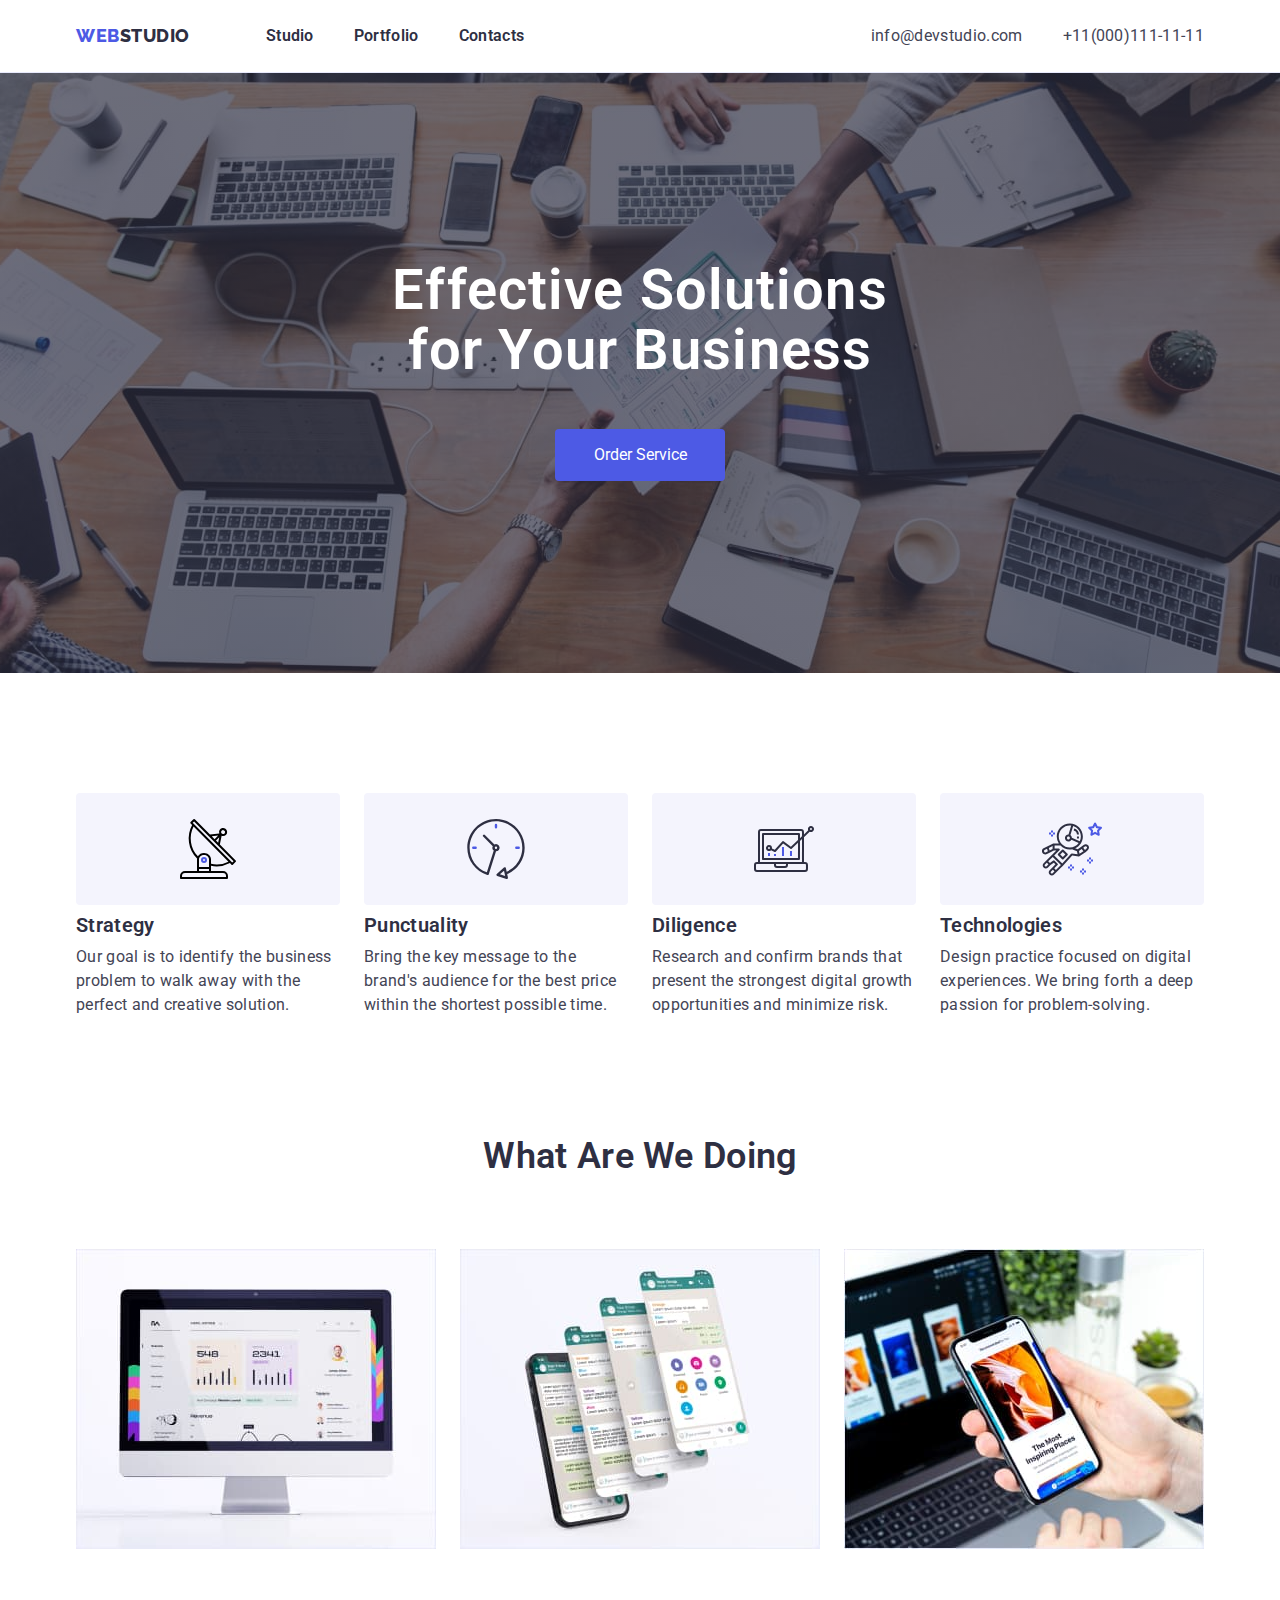
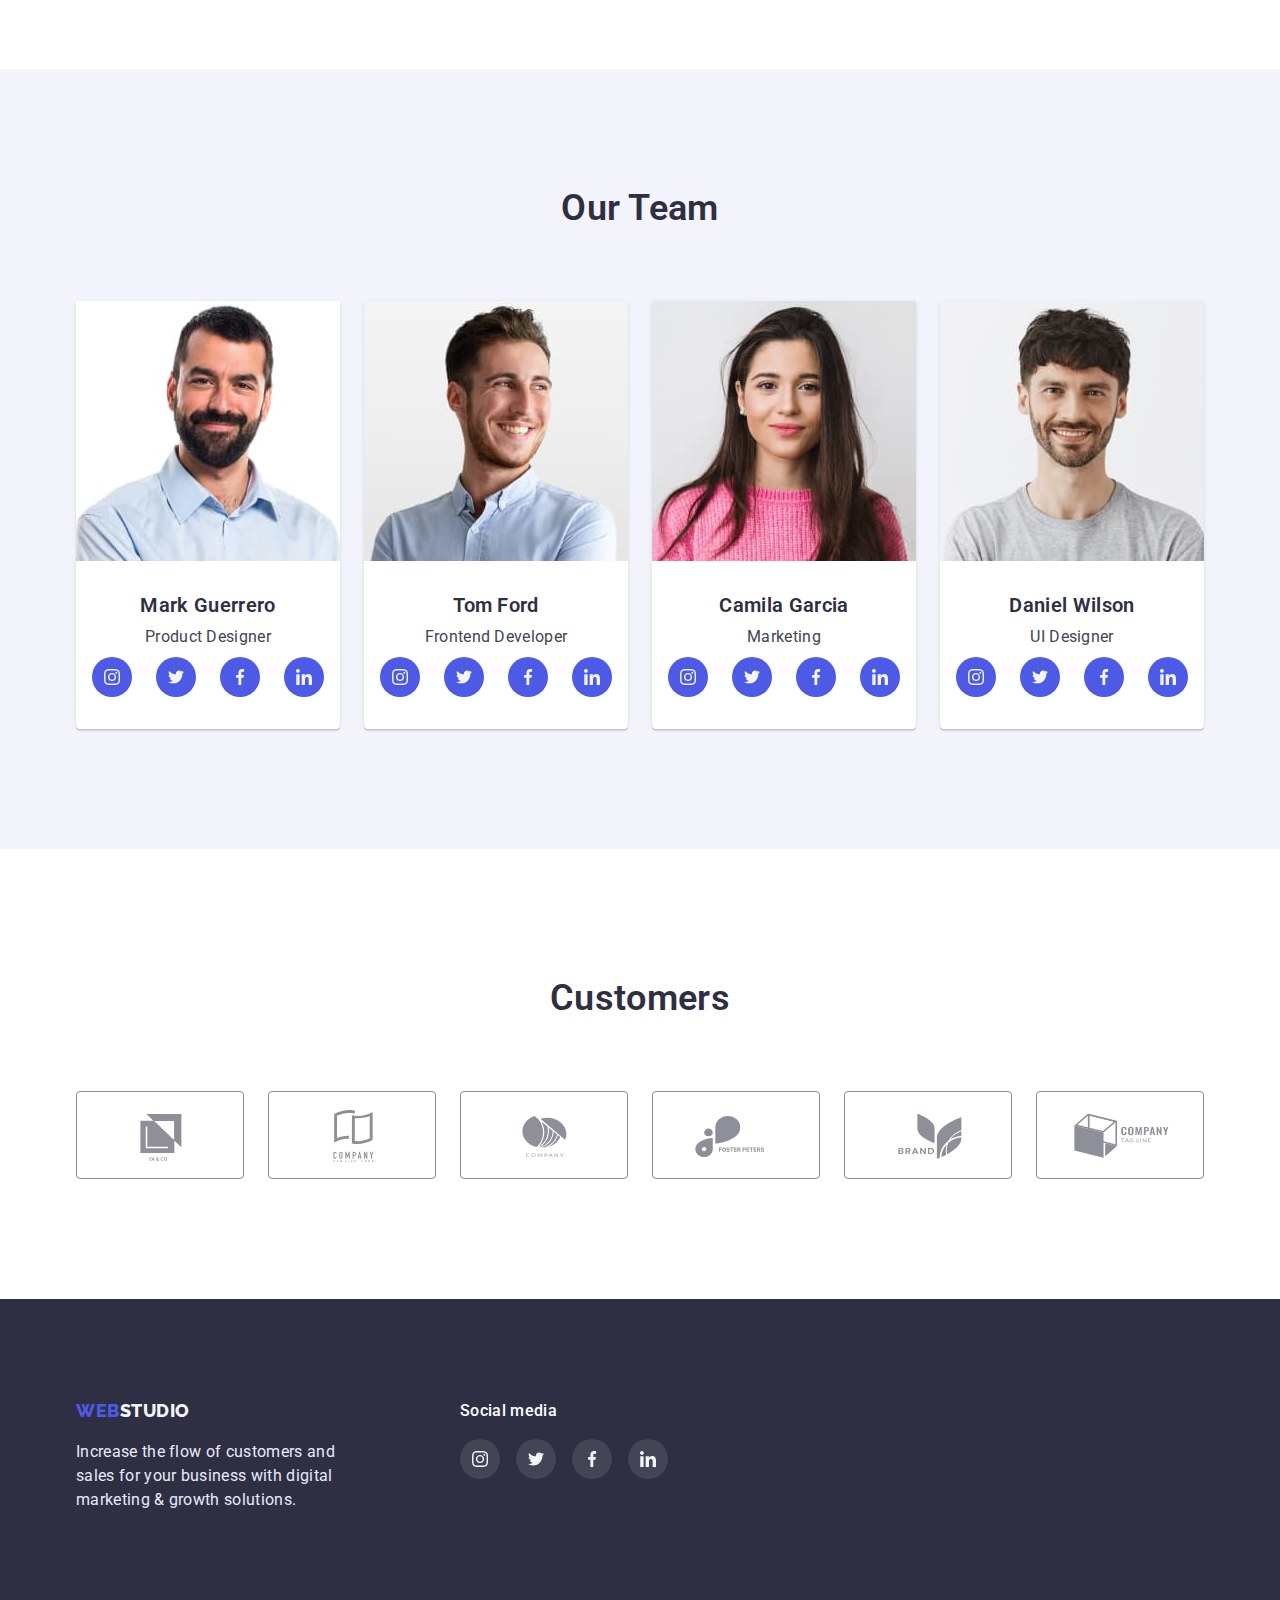
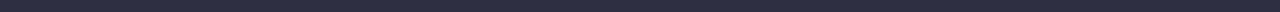
<file: index.html>
<!DOCTYPE html>
<html lang="en">

<head>
   <meta charset="UTF-8">
   <meta http-equiv="X-UA-Compatible" content="IE=edge">
   <meta name="viewport" content="width=device-width, initial-scale=1.0">
   <title>Web studio</title>
   <link
      href="https://fonts.googleapis.com/css2?family=Raleway:wght@700;800&family=Roboto:wght@400;500;700;900&display=swap"
      rel="stylesheet">
   <link rel="stylesheet" href="https://cdnjs.cloudflare.com/ajax/libs/modern-normalize/1.1.0/modern-normalize.min.css">
   <link rel="stylesheet" href="./styles.css">
</head>

<body>
   <!-- Шапка сайта  -->
   <header class="header">
      <div class="container header-content">
         <nav class="nav">

            <a href="./index.html" class="logo-link"><span class="logo-color">Web</span>studio</a>

            <ul class="nav-list">
               <li class="nav-item"><a href="./index.html">Studio</a></li>
               <li class="nav-item"><a href="./portfolio.html">Portfolio</a></li>
               <li class="nav-item"><a href="./index.html">Contacts</a></li>
            </ul>
         </nav>
         <address>
            <ul class="contact-list">
               <li class="contact-item"><a href="mailto:info@devstudio.com">info@devstudio.com</a></li>
               <li class="contact-item"><a href="tel:+11(000)111-11-11">+11(000)111-11-11</a></li>
            </ul>
         </address>
      </div>
   </header>

   <main>
      <!-- Герой -->
      <section class="hero section">
         <div class="container">
            <h1 class="hero-title">Effective Solutions for Your Business</h1>
            <button type="button" class="hero-button">Order Service</button>
         </div>
      </section>
      <!-- Преимущества -->
      <section class="privilege section">
         <div class="container">
            <h2 class="visually-hidden">Privilege</h2>
            <ul class="privilege-list">
               <li class="privilege-item">
                  <div class="privilage-icon">

                     <svg class="icon-pr" width="60" height="64">
                        <use href="./images/icons.svg#antenna"></use>
                     </svg>

                  </div>
                  <h3 class="privilege-title">Strategy</h3>
                  <p class="privilege-text">Our goal is to identify the business
                     problem to walk away with the perfect and creative solution. </p>
               </li>
               <li class="privilege-item">
                  <div class="privilage-icon">
                     <svg class="icon-pr" width="60" height="64">
                        <use href="./images/icons.svg#clock"></use>
                     </svg>

                  </div>

                  <h3 class="privilege-title">Punctuality</h3>
                  <p class="privilege-text">Bring the key message to the brand's audience for the best price
                     within the shortest
                     possible
                     time.
                  </p>
               </li>
               <li class="privilege-item">
                  <div class="privilage-icon">
                     <svg class="icon-pr" width="60" height="64">
                        <use href="./images/icons.svg#diagram"></use>
                     </svg>

                  </div>
                  <h3 class="privilege-title">Diligence</h3>
                  <p class="privilege-text">Research and confirm brands that present the strongest digital growth
                     opportunities
                     and minimize
                     risk.</p>
               </li>
               <li class="privilege-item">
                  <div class="privilage-icon">
                     <svg class="icon-pr" width="60" height="64">
                        <use href="./images/icons.svg#astronaut"></use>
                     </svg>

                  </div>
                  <h3 class="privilege-title">Technologies</h3>
                  <p class="privilege-text">Design practice focused on digital experiences. We bring forth a deep
                     passion for
                     problem-solving.
                  </p>
               </li>
            </ul>
         </div>
      </section>
      <!-- Примеры работ -->
      <section class="work section">
         <div class="container">
            <h2 class="section-title">What are we doing</h2>
            <ul class="work-list">

               <li class="work-item"><img src="./images/about-1.jpg" alt="Frontend" width="360"></li>
               <li class="work-item"><img src="./images/about-2.jpg" alt="mobile application development" width="360">
               </li>
               <li class="work-item"><img src="./images/about-3.jpg" alt="smartphone software" width="360"></li>
            </ul>
         </div>
      </section>
      <!-- Работники -->
      <section class="team section">
         <div class="container">
            <h2 class="section-title">Our team</h2>

            <ul class="team-list">

               <li class="team-item">
                  <img src="./images/team-1.jpg" alt="photo Mark Guerrero" width="264">
                  <div class="card-content">
                     <h3 class="team-name">Mark Guerrero</h3>
                     <p class="team-text">Product Designer</p>
                     <ul class="icon-list">
                        <li class="icon-item"><a class="item-link" href="https://www.instagram.com/">
                              <svg class="icon-team" width="16" height="16">
                                 <use href="./images/icons.svg#instagram"></use>
                              </svg>

                           </a></li>
                        <li class="icon-item"><a class="item-link" href="https://twitter.com/?lang=ru">

                              <svg class="icon-team" width="16" height="16">
                                 <use href="./images/icons.svg#twitter"></use>
                              </svg>
                           </a></li>
                        <li class="icon-item"><a class="item-link" href="https://uk-ua.facebook.com/">

                              <svg class="icon-team" width="16" height="16">
                                 <use href="./images/icons.svg#facebook"></use>
                              </svg>
                           </a></li>
                        <li class="icon-item"><a class="item-link" href="https://ua.linkedin.com/">

                              <svg class="icon-team" width="16" height="16">
                                 <use href="./images/icons.svg#linkedin"></use>
                              </svg>
                           </a></li>
                     </ul>

                  </div>
               </li>

               <li class="team-item">
                  <img src="./images/team-2.jpg" alt="photo Tom Ford" width="264">
                  <div class="card-content">
                     <h3 class="team-name">Tom Ford</h3>
                     <p class="team-text">Frontend Developer</p>
                     <ul class="icon-list">
                        <li class="icon-item"><a class="item-link" href="https://www.instagram.com/">
                              <svg class="icon-team" width="16" height="16">
                                 <use href="./images/icons.svg#instagram"></use>
                              </svg>

                           </a></li>
                        <li class="icon-item"><a class="item-link" href="https://twitter.com/?lang=ru">

                              <svg class="icon-team" width="16" height="16">
                                 <use href="./images/icons.svg#twitter"></use>
                              </svg>
                           </a></li>
                        <li class="icon-item"><a class="item-link" href="https://uk-ua.facebook.com/">

                              <svg class="icon-team" width="16" height="16">
                                 <use href="./images/icons.svg#facebook"></use>
                              </svg>
                           </a></li>
                        <li class="icon-item"><a class="item-link" href="https://ua.linkedin.com/">

                              <svg class="icon-team" width="16" height="16">
                                 <use href="./images/icons.svg#linkedin"></use>
                              </svg>
                           </a></li>
                     </ul>
                  </div>


               </li>
               <li class="team-item">
                  <img src="./images/team-3.jpg" alt="photo Camila Garcia" width="264">
                  <div class="card-content">
                     <h3 class="team-name">Camila Garcia</h3>
                     <p class="team-text">Marketing</p>
                     <ul class="icon-list">
                        <li class="icon-item"><a class="item-link" href="https://www.instagram.com/">
                              <svg class="icon-team" width="16" height="16">
                                 <use href="./images/icons.svg#instagram"></use>
                              </svg>

                           </a></li>
                        <li class="icon-item"><a class="item-link" href="https://twitter.com/?lang=ru">

                              <svg class="icon-team" width="16" height="16">
                                 <use href="./images/icons.svg#twitter"></use>
                              </svg>
                           </a></li>
                        <li class="icon-item"><a class="item-link" href="https://uk-ua.facebook.com/">

                              <svg class="icon-team" width="16" height="16">
                                 <use href="./images/icons.svg#facebook"></use>
                              </svg>
                           </a></li>
                        <li class="icon-item"><a class="item-link" href="https://ua.linkedin.com/">

                              <svg class="icon-team" width="16" height="16">
                                 <use href="./images/icons.svg#linkedin"></use>
                              </svg>
                           </a></li>
                     </ul>
                  </div>

               </li>
               <li class="team-item">
                  <img src="./images/team-4.jpg" alt="photo Daniel Wilson" width="264">
                  <div class="card-content">
                     <h3 class="team-name">Daniel Wilson</h3>
                     <p class="team-text">UI Designer</p>
                     <ul class="icon-list">
                        <li class="icon-item"><a class="item-link" href="https://www.instagram.com/">
                              <svg class="icon-team" width="16" height="16">
                                 <use href="./images/icons.svg#instagram"></use>
                              </svg>

                           </a></li>
                        <li class="icon-item"><a class="item-link" href="https://twitter.com/?lang=ru">

                              <svg class="icon-team" width="16" height="16">
                                 <use href="./images/icons.svg#twitter"></use>
                              </svg>
                           </a></li>
                        <li class="icon-item"><a class="item-link" href="https://uk-ua.facebook.com/">

                              <svg class="icon-team" width="16" height="16">
                                 <use href="./images/icons.svg#facebook"></use>
                              </svg>
                           </a></li>
                        <li class="icon-item"><a class="item-link" href="https://ua.linkedin.com/">

                              <svg class="icon-team" width="16" height="16">
                                 <use href="./images/icons.svg#linkedin"></use>
                              </svg>
                           </a></li>
                     </ul>
                  </div>

               </li>
            </ul>
         </div>
      </section>

      <section class="customers section">
         <div class="container">
            <h2 class="section-title">Customers</h2>
            <ul class="customers-list">
               <li class="customers-item">

                  <a class="customers-link" href="./index.html"><svg class="icon-team" width="104" height="56">
                        <use href="./images/icons.svg#Logo1"></use>
                     </svg></a>
               </li>
               <li class="customers-item">

                  <a class="customers-link" href="./index.html">
                     <svg class="icon-team" width="104" height="56">
                        <use href="./images/icons.svg#Logo2"></use>
                     </svg>

                  </a>

               </li>
               <li class="customers-item">

                  <a class="customers-link" href="./index.html">
                     <svg class="icon-team" width="104" height="56">
                        <use href="./images/icons.svg#Logo3"></use>
                     </svg>
                  </a>

               </li>
               <li class="customers-item">

                  <a class="customers-link" href="./index.html">
                     <svg class="icon-team" width="104" height="56">
                        <use href="./images/icons.svg#Logo4"></use>
                     </svg>

                  </a>

               </li>
               <li class="customers-item">

                  <a class="customers-link" href="./index.html">
                     <svg class="icon-team" width="104" height="56">
                        <use href="./images/icons.svg#Logo5"></use>
                     </svg>

                  </a>

               </li>

               </a>
               <li class="customers-item">
                  <a class="customers-link" href="./index.html">
                     <svg class="icon-team" width="104" height="56">
                        <use href="./images/icons.svg#Logo6"></use>
                     </svg>

                  </a>

               </li>
            </ul>
         </div>
      </section>

   </main>
   <!-- Футер -->
   <footer class="footer ">
      <div class="container footer-block">
         <div class="footer-content">
            <a href="./index.html" class="logo-title"><span class="logo-color">Web</span>studio</a>
            <p class="footer-text">Increase the flow of customers and sales for your business with digital marketing
               &
               growth solutions.</p>
         </div>
         <div class="messenger">
            <p class="messanger-title">Social media</p>
            <ul class="list-footer">


               <li class="item-footer"><a class="link-footer" href="https://www.instagram.com/">
                     <svg class="icon-team" width="16" height="16">
                        <use href="./images/icons.svg#instagram"></use>
                     </svg>

                  </a></li>
               <li class="item-footer"><a class="link-footer" href="https://twitter.com/?lang=ru">

                     <svg class="icon-team" width="16" height="16">
                        <use href="./images/icons.svg#twitter"></use>
                     </svg>
                  </a></li>
               <li class="item-footer"><a class="link-footer" href="https://uk-ua.facebook.com/">

                     <svg class="icon-team" width="16" height="16">
                        <use href="./images/icons.svg#facebook"></use>
                     </svg>
                  </a></li>
               <li class="item-footer"><a class="link-footer" href="https://ua.linkedin.com/">

                     <svg class="icon-team" width="16" height="16">
                        <use href="./images/icons.svg#linkedin"></use>
                     </svg>
                  </a></li>

            </ul>
         </div>
      </div>
   </footer>


</body>

</html>
</file>
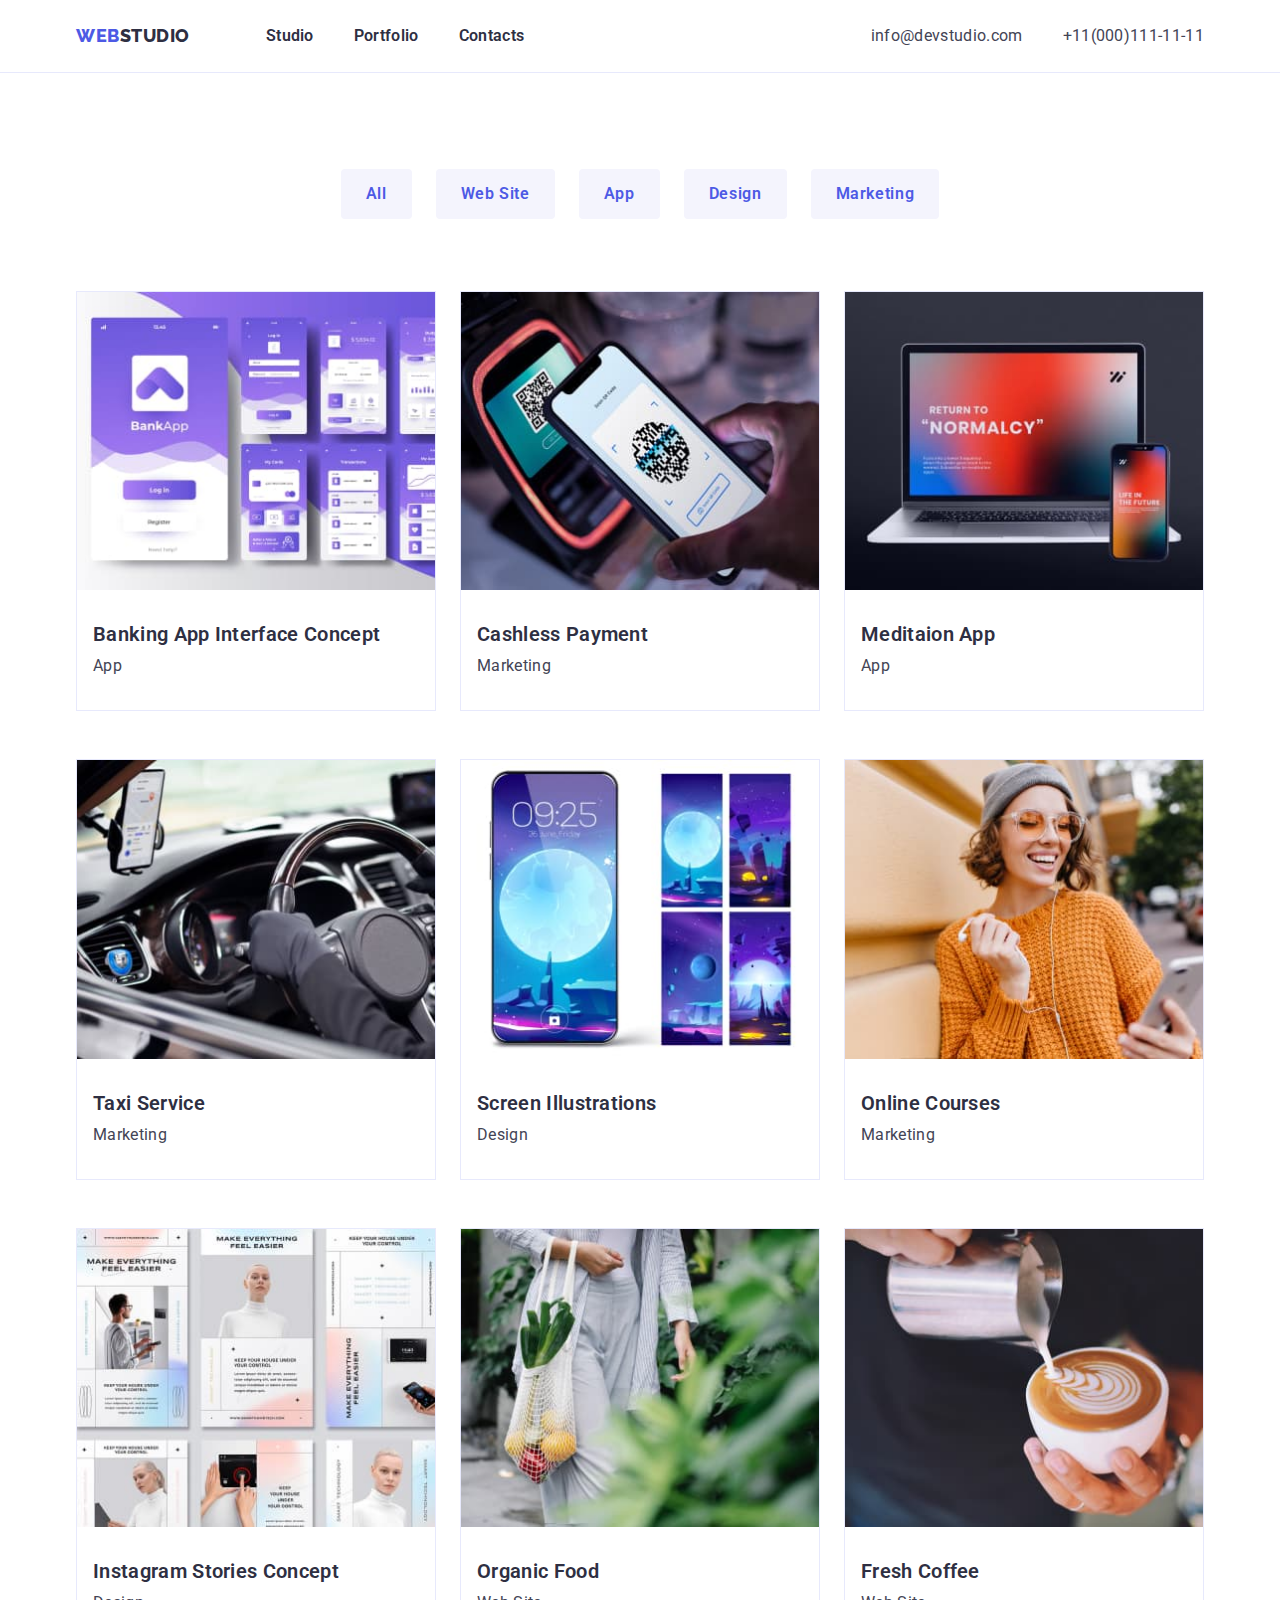
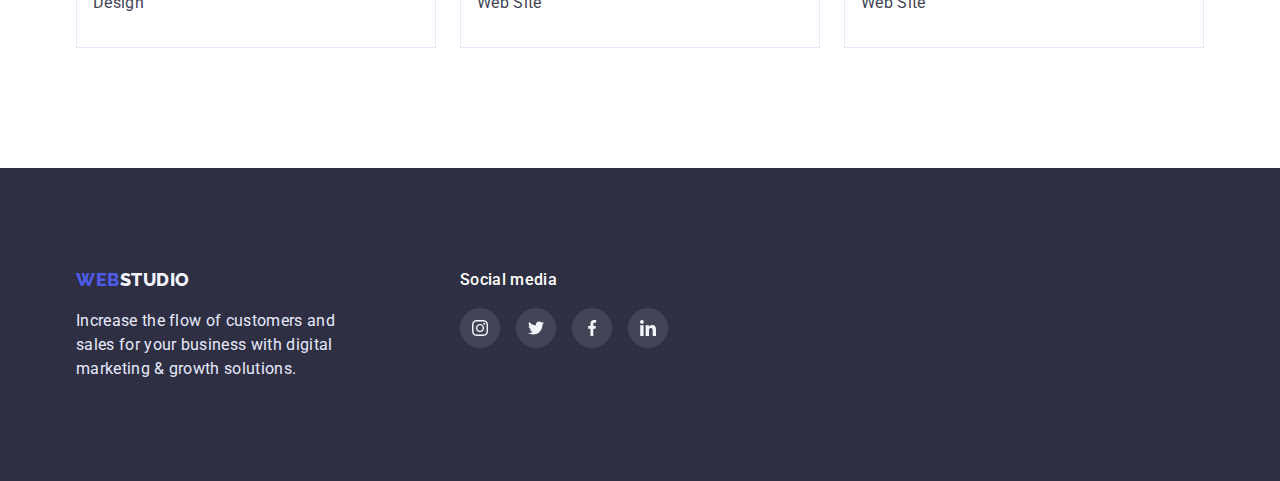
<file: portfolio.html>
<!DOCTYPE html>
<html lang="en">

<head>
    <meta charset="UTF-8">
    <meta http-equiv="X-UA-Compatible" content="IE=edge">
    <meta name="viewport" content="width=device-width, initial-scale=1.0">
    <title>Web studio</title>
    <link
        href="https://fonts.googleapis.com/css2?family=Raleway:wght@700;800&family=Roboto:wght@400;500;700;900&display=swap"
        rel="stylesheet">
    <link rel="stylesheet"
        href="https://cdnjs.cloudflare.com/ajax/libs/modern-normalize/1.1.0/modern-normalize.min.css">
    <link rel="stylesheet" href="./styles.css">
</head>

<body>
    <!-- Шапка сайта  -->
    <header class="header">
        <div class="container header-content">
            <nav class="nav">

                <a href="./index.html" class="logo-link"><span class="logo-color">Web</span>studio</a>

                <ul class="nav-list">
                    <li class="nav-item"><a href="./index.html">Studio</a></li>
                    <li class="nav-item"><a href="./portfolio.html">Portfolio</a></li>
                    <li class="nav-item"><a href="./index.html">Contacts</a></li>
                </ul>
            </nav>
            <address>
                <ul class="contact-list">
                    <li class="contact-item"><a href="mailto:info@devstudio.com">info@devstudio.com</a></li>
                    <li class="contact-item"><a href="tel:+11(000)111-11-11">+11(000)111-11-11</a></li>
                </ul>
            </address>
        </div>
    </header>

    <main class="main-portfolio">
        <!-- Navigation -->
        <section class="section portfolio">
            <div class="container">


                <h1 class="visually-hidden">Work example</h1>
                <ul class="button-list">
                    <li class="button-item"><button type="button" class="button-portfolio">All</button></li>
                    <li class="button-item"><button type="button" class="button-portfolio">Web Site</button></li>
                    <li class="button-item"><button type="button" class="button-portfolio">App</button></li>
                    <li class="button-item"><button type="button" class="button-portfolio">Design</button></li>
                    <li class="button-item"><button type="button" class="button-portfolio">Marketing</button>
                    </li>
                </ul>

                <!-- Main content -->
                <!-- Примеры работ   -->

                <ul class="project-list">
                    <li class="project-item"><a href="./">
                            <img src="./images/portfolio1.jpg" alt="portfolio1" width="360">

                            <div class="pf-card">

                                <h2 class="project-title">Banking App Interface Concept</h2>
                                <p class="project-text">App</p>
                            </div>


                        </a>
                    </li>


                    <li class="project-item"><a href="./">
                            <img src="./images/portfolio2.jpg" alt="portfolio2" width="360">


                            <div class="pf-card">
                                <h2 class="project-title">Cashless Payment</h2>
                                <p class="project-text">Marketing</p>

                            </div>

                        </a>
                    </li>

                    <li class="project-item"><a href="./">
                            <img src="./images/portfolio3.jpg" alt="portfolio3" width="360">


                            <div class="pf-card">
                                <h2 class="project-title">Meditaion App</h2>
                                <p class="project-text">App</p>

                            </div>

                        </a>
                    </li>
                    <li class="project-item"><a href="./">
                            <img src="./images/portfolio4.jpg" alt="portfolio4" width="360">
                            <div class="pf-card">
                                <h2 class="project-title">Taxi Service</h2>
                                <p class="project-text">Marketing</p>
                            </div>
                        </a>
                    </li>
                    <li class="project-item"><a href="./">
                            <img src="./images/portfolio5.jpg" alt="portfolio5" width="360">
                            <div class="pf-card">
                                <h2 class="project-title">Screen Illustrations</h2>
                                <p class="project-text">Design</p>
                            </div>
                        </a>
                    </li>
                    <li class="project-item"><a href="./"><img src="./images/portfolio6.jpg" alt="portfolio6"
                                width="360">
                            <div class="pf-card">
                                <h2 class="project-title">Online Courses</h2>
                                <p class="project-text">Marketing</p>
                            </div>
                        </a>
                    </li>
                    <li class="project-item"><a href="./"><img src="./images/portfolio7.jpg" alt="portfolio7"
                                width="360">
                            <div class="pf-card">
                                <h2 class="project-title">Instagram Stories Concept</h2>
                                <p class="project-text">Design</p>
                            </div>
                        </a>
                    </li>
                    <li class="project-item"><a href="./"><img src="./images/portfolio8.jpg" alt="portfolio8"
                                width="360">
                            <div class="pf-card">
                                <h2 class="project-title">Organic Food</h2>
                                <p class="project-text">Web Site</p>
                            </div>
                        </a>
                    </li>
                    <li class="project-item"><a href="./"><img src="./images/portfolio9.jpg" alt="portfolio9"
                                width="360">
                            <div class="pf-card">
                                <h2 class="project-title">Fresh Coffee</h2>
                                <p class="project-text">Web Site</p>
                            </div>
                        </a>
                    </li>

                </ul>
            </div>
        </section>
    </main>
    <!-- Футер -->
   <footer class="footer ">
      <div class="container footer-block">
         <div class="footer-content">
            <a href="./index.html" class="logo-title"><span class="logo-color">Web</span>studio</a>
            <p class="footer-text">Increase the flow of customers and sales for your business with digital marketing
               &
               growth solutions.</p>
         </div>
         <div class="messenger">
            <p class="messanger-title">Social media</p>
            <ul class="list-footer">
   
   
               <li class="item-footer"><a class="link-footer" href="https://www.instagram.com/">
                     <svg class="icon-team" width="16" height="16">
                        <use href="./images/icons.svg#instagram"></use>
                     </svg>
   
                  </a></li>
               <li class="item-footer"><a class="link-footer" href="https://twitter.com/?lang=ru">
   
                     <svg class="icon-team" width="16" height="16">
                        <use href="./images/icons.svg#twitter"></use>
                     </svg>
                  </a></li>
               <li class="item-footer"><a class="link-footer" href="https://uk-ua.facebook.com/">
   
                     <svg class="icon-team" width="16" height="16">
                        <use href="./images/icons.svg#facebook"></use>
                     </svg>
                  </a></li>
               <li class="item-footer"><a class="link-footer" href="https://ua.linkedin.com/">
   
                     <svg class="icon-team" width="16" height="16">
                        <use href="./images/icons.svg#linkedin"></use>
                     </svg>
                  </a></li>
   
            </ul>
         </div>
      </div>
   </footer>

</body>

</html>
</file>
<file: styles.css>
:root {
  --header-color: #2e2f42;
  --main-text-color: #434455;
  --main-background-color: #ffffff;
  --secondary-background-color: #f4f4fd;
  --hover-focus-color: #4d5ae5;
  --third-background-color: #e5e5e5;
}

html {
	box-sizing: border-box;
}
*,
*::after,
*::before {
	box-sizing: inherit;
}

body {
  background-color: var(--main-background-color);
  color: var(--main-text-color);
  font-family: Roboto, sans-serif;
  font-size: 16px;
  line-height: 1.5;
  letter-spacing: 0.02em;
}
ul {
  list-style: none;
  padding-left: 0px;
  margin: 0;
}

h1,
h2,
h3,
h4,
h5,
h6,
p {
margin: 0;
}

a{
text-decoration: none;
color:inherit
}

img{
 display: block;
 max-width: 100%;
 height: auto;
}
address{
font-style: normal;
}


.container {
  width: 1158px;

  margin-left: auto;
  margin-right: auto;
  padding: 0 15px;

}
.section {
  padding-bottom: 120px;
  padding-top: 120px;
}

.header-content {
  display: flex;

}

.visually-hidden {
  position: absolute;
  width: 1px;
  height: 1px;
  margin: -1px;
  border: 0;
  padding: 0;

  white-space: nowrap;
  clip-path: inset(100%);
  clip: rect(0 0 0 0);
  overflow: hidden;
}

.header{
  padding-bottom: 24px;
  padding-top: 24px;

   border-bottom: 1px solid #E7E9FC;
   box-shadow: 0px 2px 1px rgba(46, 47, 66, 0.08), 0px 1px 1px rgba(46, 47, 66, 0.16), 0px 1px 6px rgba(46, 47, 66, 0.08);

}

.header a {
  text-decoration: none;
}

.nav {
  display: flex;
  margin-right: auto;
}



.logo-link {
  color: var(--header-color);

  font-family: "Raleway";
  font-weight: 800;
  font-size: 18px;
  line-height: 1.33;
  letter-spacing: 0.03em;
  text-transform: uppercase;
}

.logo-color {
  color: var(--hover-focus-color);

  font-family: "Raleway";
  font-weight: 800;
  font-size: 18px;
  line-height: 1.33;
  letter-spacing: 0.03em;
  text-transform: uppercase;
}

.nav-list {
  display: flex;
  gap: 40px;
  margin-left: 76px;
}



.nav-list a {
  color: var(--header-color);

  font-weight: 600;
  line-height: 1.5;
}
.nav-list a:hover,
.nav-list a:focus {
  color: var(--hover-focus-color);
}

.contact-list {
  display: flex;
  /* margin-left: auto; */

 
}
.contact-item + .contact-item{
  
margin-left: 40px;
}


.contact-list a {
  color: var(--main-text-color);
  font-style: normal;
}

.contact-list a:hover,
.contact-list a:focus {
  color: var(--hover-focus-color);
}

.hero {
  
   margin: 0 auto;
   background-color: var(--header-color);
   display: block;
   text-align: center;
   padding-top: 188px;
   padding-bottom: 188px;
   max-width: 1440px; 
   height: 600px;
   background-position: center;

   background-image: linear-gradient(to bottom, 
   rgba(46, 47, 66, 0.7),
   rgba(46, 47, 66, 0.7)),
   
   url(./images/hero-background.jpg);
   background-repeat: no-repeat;
   background-size: cover;
}

.hero-position{



}
.hero-title {
  color: var(--main-background-color);
  font-family: "Roboto";
  font-weight: 600;
  font-size: 56px;
  line-height: 1.07;
  /* or 107% */
  text-align: center;
  letter-spacing: 0.02em;
  width: 496px;
  margin-left: auto;
  margin-right: auto;

}

.hero-button {
  background-color: var(--hover-focus-color);
  color: var(--main-background-color);
  font-family: inherit;
  cursor: pointer;

  display: inline-block;
  border-radius: 4px;
  min-width: 170px;
  padding: 16px 32px;
  border: 1px solid transparent;
  margin-top: 48px;
}

.hero-button:hover,
.hero-button:focus{
background-color: #404BBF;
box-shadow: 0px 4px 4px rgba(0, 0, 0, 0.15);
}





.privilege {
  background-color: var(--main-background-color);
}

.privilege-list {
   display: flex;
 
   gap: 24px;

}

.privilege-item{

 

width:calc((100% - 72px) / 4) ;

}

.privilage-icon{

display: flex;
width: 264px;
height: 112px;
background-color: #F4F4FD;
border-radius: 4px;
justify-content: center;
align-items: center;
}

.icon-pr{

   

}


.privilege-title {
  color: var(--header-color);
  font-weight: 600;
  font-size: 20px;
  line-height: 1.2;

  margin-bottom: 8px;
  margin-top: 8px;


}
.privilege-text {
  color: var(--main-text-color);
}

.work {
  background-color: var(--main-background-color);
  padding-top: 0px;
}
.work-list{
display: flex;

}

.work-item +.work-item{

margin-left: 24px; 
}



 

.section-title {
  color: var(--header-color);
  font-family: "Roboto";

  font-weight: 600;
  font-size: 36px;
  line-height: 1.11;
  text-align: center;
  text-transform: capitalize;
  margin-bottom: 72px;
}


.team {
  background-color: var(--secondary-background-color);
}

.team-list{

display: flex;
}

.team-name {
  color: var(--header-color);
  font-weight: 600;
  font-size: 20px;
  line-height: 1.2;
  margin-bottom: 8px;
}

.team-text{

margin-bottom: 8px;

}


.team-item {
  background-color: var(--main-background-color);
  text-align: center;
   box-shadow: 0px 1px 6px rgba(46, 47, 66, 0.08), 0px 1px 1px rgba(46, 47, 66, 0.16), 0px 2px 1px rgba(46, 47, 66, 0.08);
   border-radius: 0px 0px 4px 4px;
}

.team-item:not(:first-child){
margin-left: 24px;
}
 
.card-content{

padding-top: 32px;
padding-bottom: 32px;
padding-left: 16px;
padding-right: 16px;

}

.icon-list{
display: flex;
gap: 24px;

}
 .icon-item{

width: 40px;
height: 40px;

 }

.item-link{
   display: flex;
   width: 40px;
   height: 40px;
   justify-content: center;
   align-items: center;
   background-color: #4D5AE5;
   border-radius: 50%;
}

.item-link:hover,
.item-link:focus {

   background-color: #404BBF;
}

.customers {

padding-top: 130px;


}


.customers-list {
   display: flex;
   gap: 24px;
}

.customers-item {

width: calc((100% - 120px) / 6);

}

.customers-link{
display: flex;
height: 88px;
border: 1px solid #8E8F99;
border-radius: 4px;
background-repeat: no-repeat;
justify-content: center;
align-items: center;
fill: #8E8F99;
cursor: pointer;
}


.customers-link:hover,
.customers-link:focus
{
border: 1px solid #404BBF;
fill: #404BBF;
}



.footer {
  background-color: var(--header-color);
  padding-top: 100px;
  padding-bottom: 100px;
}

.footer a {
  text-decoration: none;
}

.logo-title {
  color: var(--secondary-background-color);
  font-family: "Raleway";
  font-weight: 800;
  font-size: 18px;
  line-height: 1.17;
  letter-spacing: 0.03em;
  text-transform: uppercase;
}
.footer-text {
  color: #e7e9fc;
  margin-top: 16px;
}
.footer-block{
   display: flex;
}

.messenger{
   margin-left: 120px;
   
}

.messanger-title {
   color: var(--main-background-color);
   font-weight: 500;
   line-height: 1.5;
   letter-spacing: 0.02em;



   margin-bottom: 16px;
}

.list-footer {
   display: flex;
   gap: 16px;
}

.item-footer {
  
   width: 40px;
   height: 40px;
  
}

.link-footer{
   display: flex;
   width: 40px;
   height: 40px;
   justify-content: center;
   align-items: center;
   background-color: rgba(255, 255, 255, 0.1);
   border-radius: 50%;
}

.link-footer:hover,
.link-footer:focus
{
background-color: #31D0AA;
}




/* Portfolio */
.portfolio {
  padding-top: 96px;
}



.main-portfolio {
  background-color: var(--main-background-color);
}


.button-list {
   display: flex;
   justify-content: center;
   margin-bottom: 72px;
}

.button-item+.button-item {
   margin-left: 24px;
}

.button-portfolio {
  color: var(--hover-focus-color);
  font-family: inherit;
  background-color: var(--secondary-background-color);
  font-weight: 600;
  font-size: 16px;
  line-height: 1.5;
  text-align: center;
  letter-spacing: 0.04em;
  cursor: pointer;
  border: 1px solid transparent;
  border-radius: 4px;
  padding-top: 12px;
  padding-bottom: 12px;
  padding-left: 24px;
  padding-right: 24px;

}

.button-portfolio:hover,
.button-portfolio:focus {
  background-color: var(--hover-focus-color);
  color: var(--main-background-color);
   box-shadow: 0px 3px 1px rgba(0, 0, 0, 0.1),
      0px 2px 1px rgba(0, 0, 0, 0.08),
      0px 2px 2px rgba(0, 0, 0, 0.12);
}


.project-list {
display: flex;
flex-wrap: wrap;
column-gap: 24px;
row-gap: 48px;
}
/* Примеры работ  */
.project a {
  text-decoration: none;
}

.pf-card{

padding-bottom: 32px;
padding-top: 32px;
padding-left: 16px;
}


.project-item {


  background-color: var(--main-background-color);
  
   border: 1px solid #E7E9FC;

  width: calc((100% - 48px) / 3);
   

}
.project-item:hover{
box-shadow: 0px 1px 6px rgba(46, 47, 66, 0.08);

}






.project-title {
  color: var(--header-color);
  font-weight: 600;
  font-size: 20px;
  line-height: 1.2;
  margin-bottom: 8px;
  
}
.project-text {
  color: var(--main-text-color);

}

.footer-content{
width: 264px;
}
</file>
